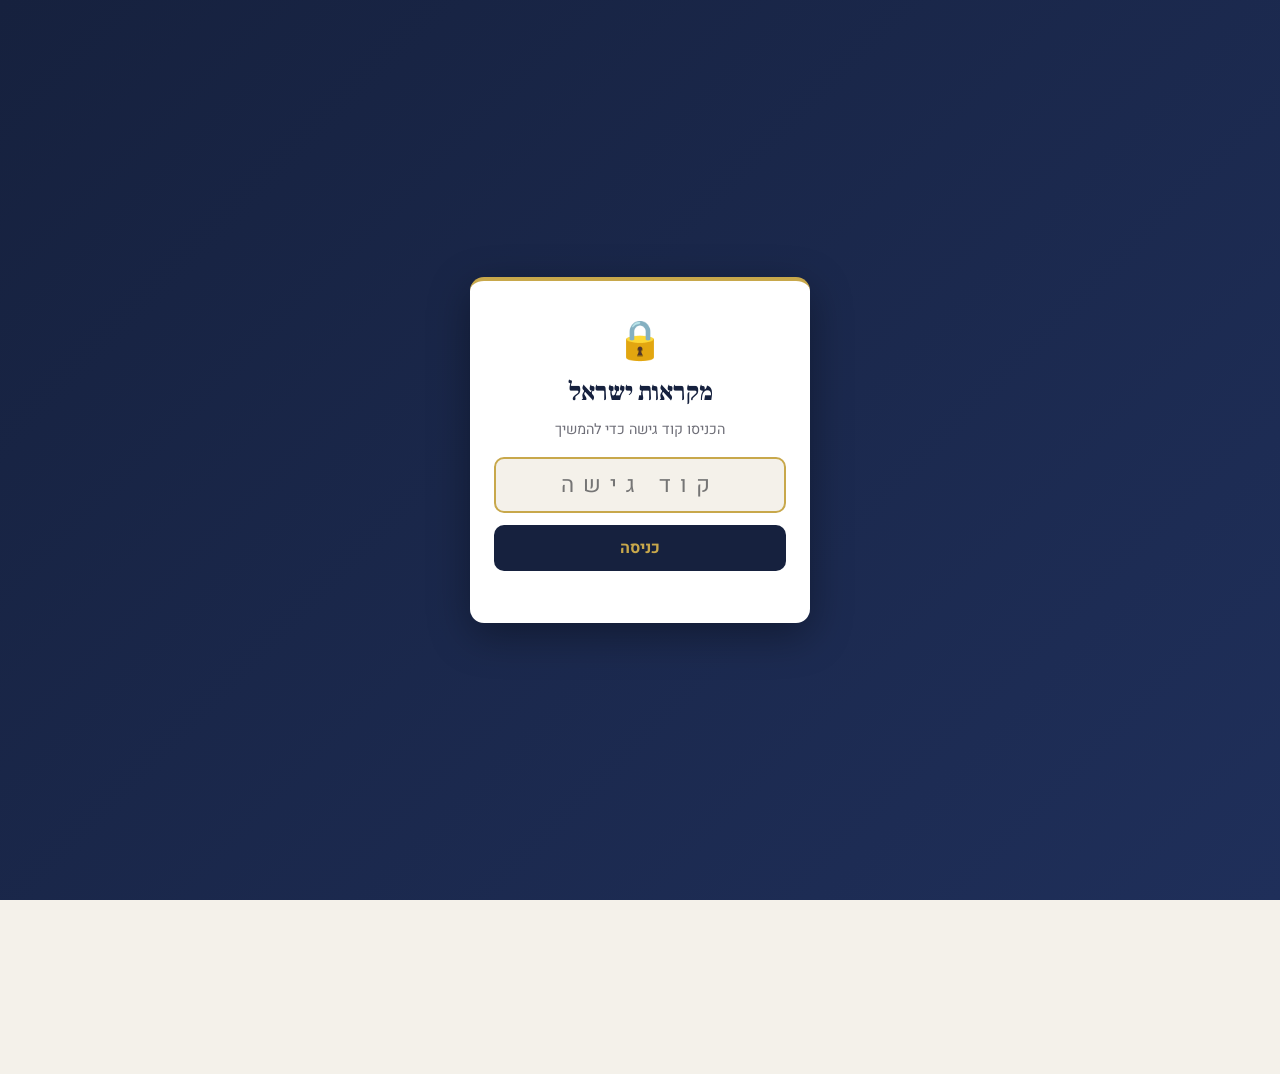
<file: index.html>
<!DOCTYPE html>
<html lang="he" dir="rtl">
<head>
<meta charset="UTF-8">
<meta name="viewport" content="width=device-width, initial-scale=1.0">
<title>מקראות ישראל – בחינה</title>
<link rel="preconnect" href="https://fonts.googleapis.com">
<link rel="preconnect" href="https://fonts.gstatic.com" crossorigin>
<link href="https://fonts.googleapis.com/css2?family=Frank+Ruhl+Libre:wght@400;500;700;900&family=Heebo:wght@300;400;500;600;700;800&display=swap" rel="stylesheet">
<link rel="stylesheet" href="css/style.css">
</head>
<body class="locked">
<div id="gate">
  <form id="gate-form" autocomplete="off">
    <div class="gate-icon">🔒</div>
    <h2>מקראות ישראל</h2>
    <p>הכניסו קוד גישה כדי להמשיך</p>
    <input id="gate-input" type="password" inputmode="numeric" placeholder="קוד גישה" aria-label="קוד גישה">
    <button type="submit">כניסה</button>
    <div id="gate-err" role="alert"></div>
  </form>
</div>
<header>
  <h1>מקראות ישראל – בחינה</h1>
  <p>בנק שאלות אינטראקטיבי לקצונה · בה"ד 1</p>
  <div class="top-links"><a class="top-link" href="summaries.html">📚 סיכומים</a></div>
</header>

<div id="chapter-bar">
  <div class="bar-group">
    <span class="bar-label">מקור:</span>
    <button class="ch-btn bt-btn active" data-batch="all">הכל</button>
    <button class="ch-btn bt-btn" data-batch="r0">שאלות רף 0</button>
    <button class="ch-btn bt-btn" data-batch="prep">הכנה</button>
  </div>
  <div class="bar-group">
    <span class="bar-label">נושא:</span>
    <button class="ch-btn active" data-chapter="all">הכל</button>
    <button class="ch-btn" data-chapter="m16">נשק M16</button>
    <button class="ch-btn" data-chapter="map">מפה</button>
    <button class="ch-btn" data-chapter="hymn">המנון</button>
    <button class="ch-btn" data-chapter="aid">עזרה ראשונה</button>
    <button class="ch-btn" data-chapter="comm">קשר</button>
    <button class="ch-btn" data-chapter="debrief">תחקיר</button>
  </div>
  <div class="bar-group">
    <span class="bar-label">מקראות:</span>
    <button class="ch-btn" data-chapter="mk_all">כל מקראות</button>
    <button class="ch-btn" data-chapter="mk1">שערים 1–3</button>
    <button class="ch-btn" data-chapter="mk4">שערים 4–5</button>
    <button class="ch-btn" data-chapter="mk6">שערים 6–7</button>
  </div>
</div>

<div id="stats-bar">
  <div class="stat">סה"כ <span id="stat-total" class="stat-num">0</span></div>
  <div class="stat">ענית <span id="stat-answered" class="stat-num">0</span></div>
  <div class="stat">נכון <span id="stat-correct" class="stat-num green">0</span></div>
  <div class="stat">שגוי <span id="stat-wrong" class="stat-num red">0</span></div>
</div>

<main>
  <div id="progress-wrap">
    <div id="progress-bar-bg"><div id="progress-bar-fill"></div></div>
    <div id="progress-label">0 / 0</div>
  </div>
  <div id="empty-note">אין שאלות בשילוב הזה של מקור ונושא – נסו "הכל" או נושא אחר.</div>
  <div id="q-card">
    <div id="q-header">
      <span id="q-counter">שאלה 1</span>
      <span id="q-chapter-label">מקראות 1–3</span>
    </div>
    <div id="q-text">טוענת נתונים...</div>
    <div id="q-hint"></div>
    <div id="options-list"></div>
    <div id="feedback-box"></div>
    <div id="nav-row">
      <button class="nav-btn" id="btn-prev">→ הקודמת</button>
      <button class="nav-btn" id="btn-next">הבאה ←</button>
    </div>
  </div>
  <button id="btn-skip">דלג לשאלה שטרם ענית</button>
  <div id="result-screen">
    <div id="result-emoji"></div>
    <div id="result-title">סיימת!</div>
    <div id="result-score"></div>
    <div id="result-detail"></div>
    <button class="res-btn" id="btn-restart">התחל מחדש</button>
    <button class="res-btn" id="btn-retry">תרגל שגיאות</button>
  </div>
</main>

<script src="js/gate.js"></script>
<script src="js/topics.js"></script>
<script src="js/questions.js"></script>
<script src="js/app.js"></script>
</body>
</html>
</file>
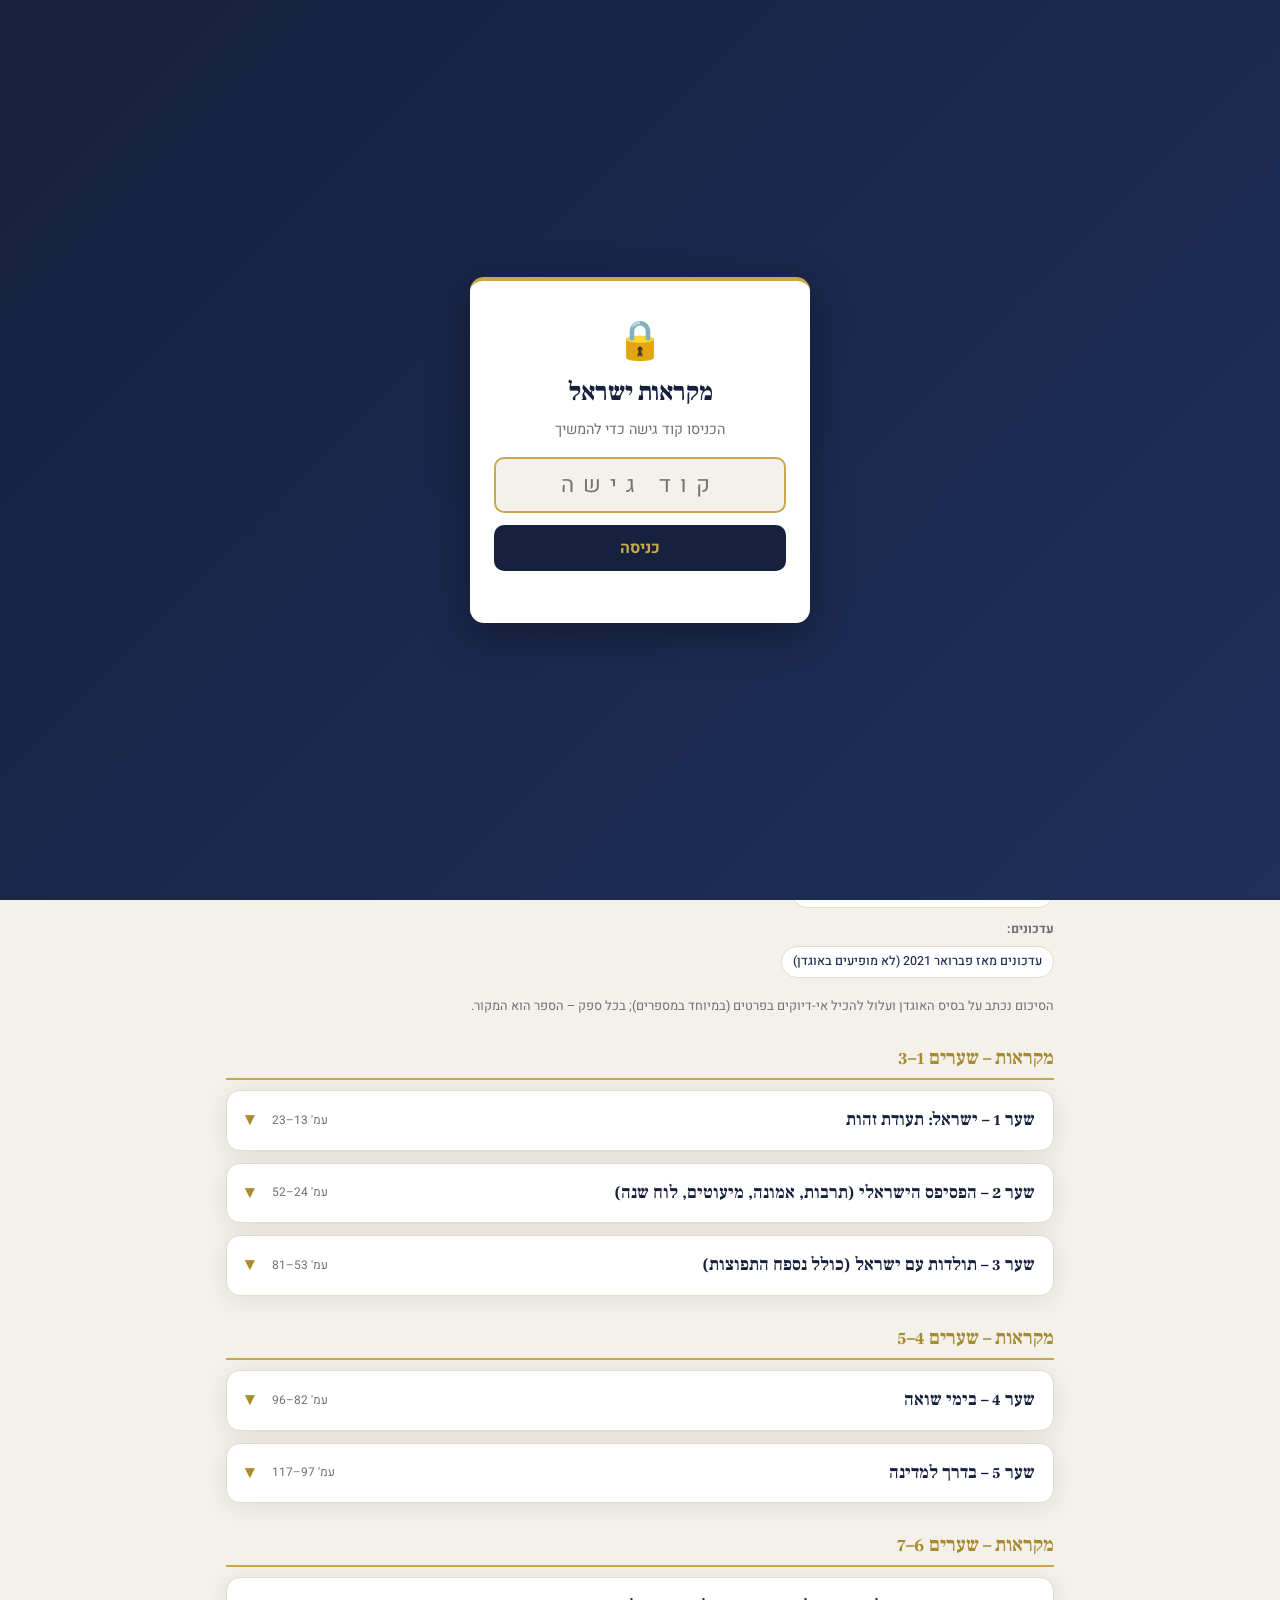
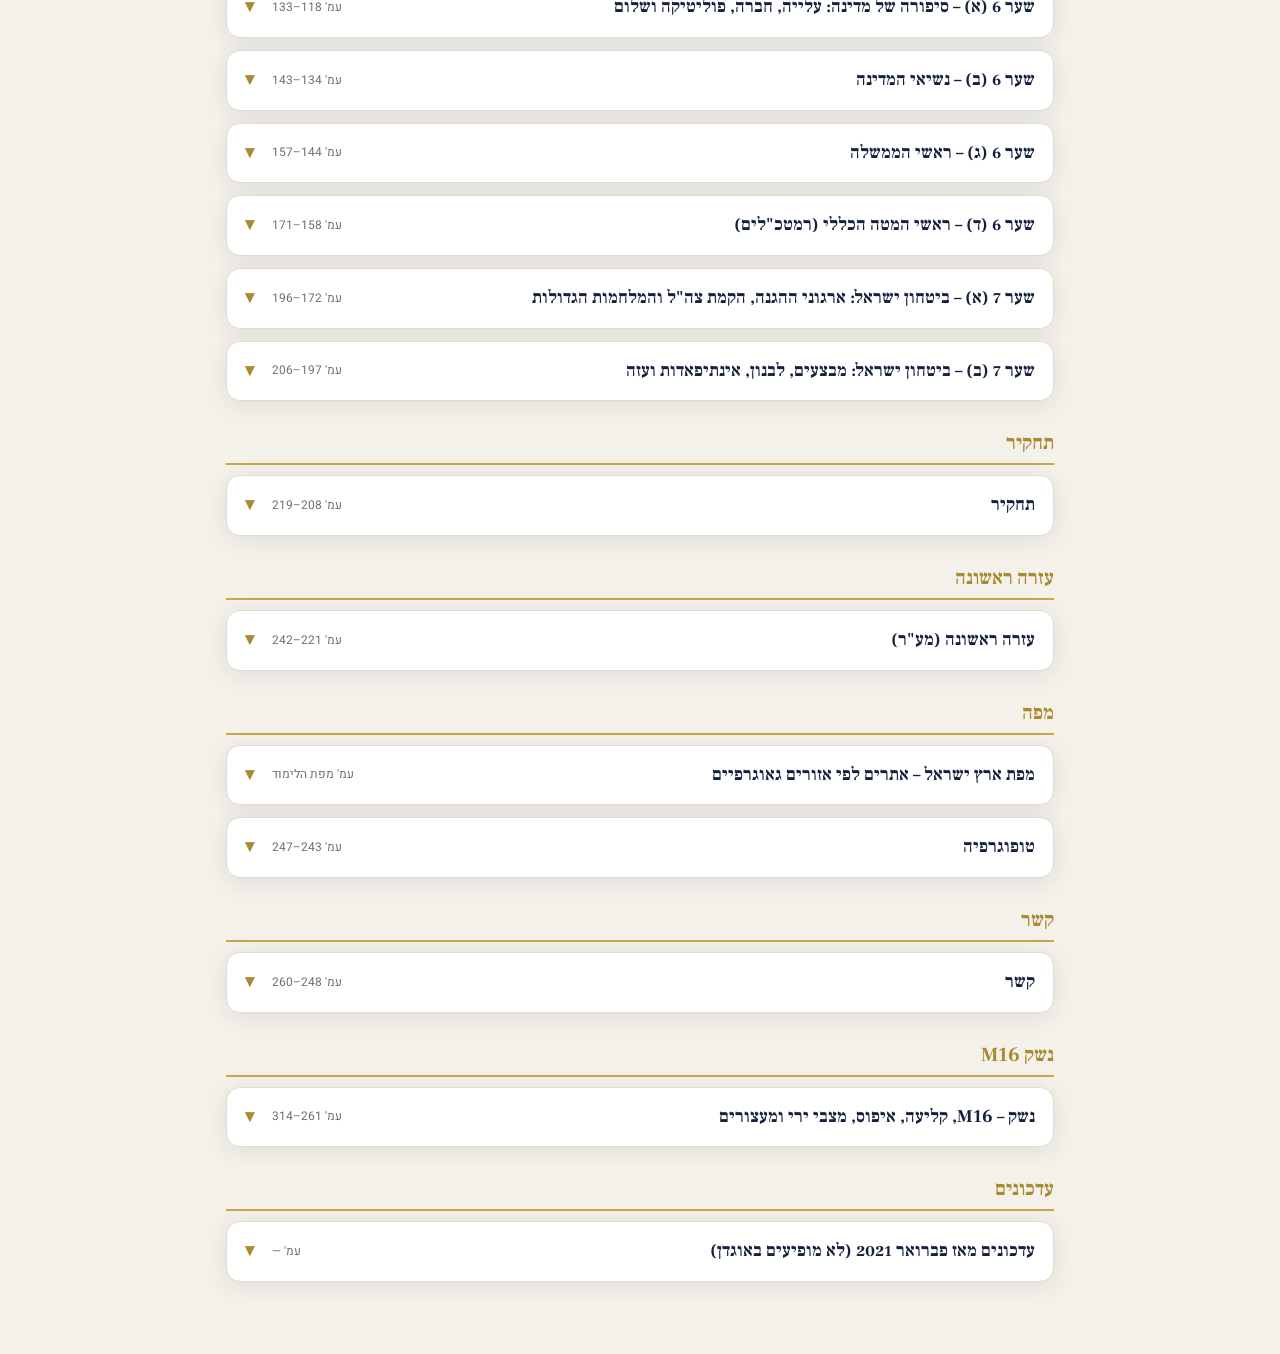
<file: summaries.html>
<!DOCTYPE html>
<html lang="he" dir="rtl">
<head>
<meta charset="UTF-8">
<meta name="viewport" content="width=device-width, initial-scale=1.0">
<title>מקראות ישראל – סיכומים</title>
<link rel="preconnect" href="https://fonts.googleapis.com">
<link rel="preconnect" href="https://fonts.gstatic.com" crossorigin>
<link href="https://fonts.googleapis.com/css2?family=Frank+Ruhl+Libre:wght@400;500;700;900&family=Heebo:wght@300;400;500;600;700;800&display=swap" rel="stylesheet">
<link rel="stylesheet" href="css/style.css">
</head>
<body class="locked">
<div id="gate">
  <form id="gate-form" autocomplete="off">
    <div class="gate-icon">🔒</div>
    <h2>מקראות ישראל</h2>
    <p>הכניסו קוד גישה כדי להמשיך</p>
    <input id="gate-input" type="password" inputmode="numeric" placeholder="קוד גישה" aria-label="קוד גישה">
    <button type="submit">כניסה</button>
    <div id="gate-err" role="alert"></div>
  </form>
</div>
<header>
  <h1>סיכומים</h1>
  <p>סיכום האוגדן לפי פרקים · תאריכים, אישים ומה שנשאל</p>
  <div class="top-links"><a class="top-link" href="index.html">← חזרה לשאלון</a></div>
</header>

<div id="sum-wrap">
  <div id="sum-tools">
    <input id="sum-search" type="search" placeholder="חיפוש בסיכומים (שם, תאריך, מושג)…" aria-label="חיפוש">
    <button class="sum-btn" id="sum-open">פתח הכל</button>
    <button class="sum-btn" id="sum-close">סגור הכל</button>
  </div>
  <div id="sum-index"></div>
  <p id="sum-note">הסיכום נכתב על בסיס האוגדן ועלול להכיל אי-דיוקים בפרטים (במיוחד במספרים); בכל ספק – הספר הוא המקור.</p>
  <div id="sum-list"></div>
</div>

<script src="js/gate.js"></script>
<script src="js/summaries.js"></script>
<script src="js/summaries-page.js"></script>
</body>
</html>
</file>
<file: css/style.css>
:root{
  --navy:#16213e;--navy-2:#1f2f5a;--navy-3:#2a3f77;
  --gold:#c8a84b;--gold-lt:#f0e2b6;--gold-dk:#a88a30;
  --bg:#f4f1ea;--white:#fff;
  --green:#2d6a4f;--green-bg:#e8f5ed;
  --red:#a22a3c;--red-bg:#fbeaec;
  --text:#1c1c24;--muted:#6f6f78;--border:#e2dccd;
  --radius:14px;
  --shadow:0 4px 24px rgba(22,33,62,.09);
}
*{box-sizing:border-box;margin:0;padding:0}
html{scroll-behavior:smooth}
body{
  font-family:'Heebo',system-ui,sans-serif;color:var(--text);min-height:100vh;
  font-size:16px;line-height:1.6;
  background:
    radial-gradient(circle at 15% 0%,rgba(200,168,75,.12),transparent 40%),
    radial-gradient(circle at 90% 30%,rgba(31,47,90,.07),transparent 45%),
    var(--bg);
  background-attachment:fixed;
}
button{font-family:inherit}

/* ===== header ===== */
header{
  background:linear-gradient(135deg,var(--navy) 0%,var(--navy-2) 100%);
  padding:30px 20px 24px;text-align:center;position:relative;
  border-bottom:3px solid var(--gold);
}
header::after{
  content:"";position:absolute;inset:auto 0 -3px 0;height:3px;
  background:linear-gradient(90deg,transparent,var(--gold-lt),transparent);
}
header h1{
  font-family:'Frank Ruhl Libre',serif;font-weight:900;letter-spacing:.5px;
  font-size:clamp(1.7rem,5.5vw,2.5rem);color:var(--gold);
  text-shadow:0 2px 12px rgba(0,0,0,.3);
}
header p{color:#a9bbdc;font-size:.9rem;margin-top:4px;font-weight:300}

/* ===== chapter bar ===== */
#chapter-bar{
  display:flex;flex-direction:column;align-items:center;gap:9px;padding:12px 16px;
  background:rgba(255,255,255,.88);backdrop-filter:blur(10px);
  border-bottom:1px solid var(--border);position:relative;
  box-shadow:0 2px 14px rgba(0,0,0,.06);
}
.bar-group{display:flex;align-items:center;flex-wrap:wrap;gap:6px;justify-content:center}
.bar-label{font-size:.74rem;color:var(--muted);font-weight:700;white-space:nowrap;padding-left:4px}
.ch-btn{
  font-size:.8rem;font-weight:500;padding:6px 15px;border-radius:999px;
  border:1.5px solid var(--navy-3);background:transparent;color:var(--navy);cursor:pointer;
  transition:all .18s ease;
}
.ch-btn:hover{background:rgba(22,33,62,.08);transform:translateY(-1px)}
.ch-btn.active{background:var(--navy);color:var(--gold);border-color:var(--navy);box-shadow:0 3px 10px rgba(22,33,62,.25)}

/* ===== stats ===== */
#stats-bar{
  display:flex;justify-content:center;gap:12px;padding:14px 16px 0;
  max-width:760px;margin:0 auto;flex-wrap:wrap;
}
.stat{
  flex:1;min-width:76px;text-align:center;background:var(--white);border:1px solid var(--border);
  border-radius:12px;padding:8px 10px;font-size:.74rem;color:var(--muted);
  box-shadow:0 1px 4px rgba(0,0,0,.04);
}
.stat-num{display:block;font-weight:700;font-size:1.3rem;line-height:1.2;color:var(--text)}
.stat-num.green{color:var(--green)}.stat-num.red{color:var(--red)}

/* ===== main ===== */
main{max-width:760px;margin:0 auto;padding:18px 14px 70px}
#progress-wrap{display:flex;align-items:center;gap:12px;margin-bottom:16px}
#progress-bar-bg{flex:1;height:8px;background:var(--border);border-radius:99px;overflow:hidden}
#progress-bar-fill{
  height:100%;width:0;border-radius:99px;
  background:linear-gradient(90deg,var(--gold-dk),var(--gold),var(--gold-lt));
  transition:width .4s cubic-bezier(.4,0,.2,1);
}
#progress-label{font-size:.78rem;color:var(--muted);white-space:nowrap;font-weight:500}

/* ===== question card ===== */
#q-card{
  background:var(--white);border-radius:var(--radius);box-shadow:var(--shadow);
  overflow:hidden;border:1px solid var(--border);
}
#q-card{transition:opacity .24s ease}
#q-card.fade-out{opacity:0}
#q-header{
  background:linear-gradient(135deg,var(--navy),var(--navy-2));
  padding:13px 20px;display:flex;justify-content:space-between;align-items:center;
}
#q-counter{font-size:.8rem;color:#a9bbdc;font-weight:400}
#q-chapter-label{
  font-size:.74rem;color:var(--navy);background:var(--gold);padding:3px 12px;
  border-radius:99px;font-weight:700;
}
#q-text{
  font-family:'Frank Ruhl Libre',serif;font-size:1.3rem;font-weight:500;line-height:1.7;
  padding:26px 22px 20px;color:var(--navy);
}
#options-list{padding:4px 18px 16px;display:flex;flex-direction:column;gap:10px}
.opt-btn{
  display:flex;align-items:center;gap:12px;width:100%;text-align:right;
  background:var(--bg);border:2px solid var(--border);border-radius:11px;
  padding:12px 14px;cursor:pointer;font-size:1rem;line-height:1.5;color:var(--text);
  transition:border-color .35s ease,background-color .35s ease,transform .2s ease,box-shadow .2s ease,opacity .35s ease;
}
.opt-btn:hover:not(:disabled){
  border-color:var(--navy-3);background:var(--white);transform:translateX(-3px);
  box-shadow:0 3px 12px rgba(22,33,62,.1);
}
.opt-btn:focus-visible,.nav-btn:focus-visible,.ch-btn:focus-visible{outline:3px solid var(--gold);outline-offset:2px}
.opt-letter{
  display:inline-flex;align-items:center;justify-content:center;min-width:30px;height:30px;
  border-radius:50%;background:var(--white);border:2px solid var(--border);
  color:var(--navy);font-weight:700;font-size:.85rem;flex-shrink:0;transition:background-color .35s ease,color .35s ease,border-color .35s ease;
}
.opt-btn:hover:not(:disabled) .opt-letter{background:var(--navy);color:var(--gold);border-color:var(--navy)}
.opt-btn.correct,.opt-btn.wrong,.opt-btn.selected,.opt-btn:disabled{transition:none}
.opt-btn.correct{background:var(--green-bg);border-color:var(--green)}
.opt-btn.correct .opt-letter{background:var(--green);color:#fff;border-color:var(--green)}
.opt-btn.wrong{background:var(--red-bg);border-color:var(--red)}
.opt-btn.wrong .opt-letter{background:var(--red);color:#fff;border-color:var(--red)}
.opt-btn:disabled{cursor:default}
@keyframes shake{25%{transform:translateX(5px)}50%{transform:translateX(-5px)}75%{transform:translateX(3px)}}

/* ===== feedback ===== */
#feedback-box{display:none;margin:0 18px 16px;padding:14px 16px;border-radius:11px;font-size:.93rem;line-height:1.7}
#feedback-box.show{display:block}
@keyframes fadeUp{from{opacity:0;transform:translateY(4px)}to{opacity:1;transform:none}}
#feedback-box.correct-fb{background:var(--green-bg);border-right:5px solid var(--green);color:#173d29}
#feedback-box.wrong-fb{background:var(--red-bg);border-right:5px solid var(--red);color:#4a1020}
#feedback-verdict{font-weight:700;font-size:1.02rem;margin-bottom:3px}

/* ===== nav ===== */
#nav-row{display:flex;justify-content:space-between;align-items:center;padding:4px 18px 20px;gap:10px}
.nav-btn{
  font-size:.95rem;font-weight:600;padding:11px 24px;border-radius:10px;border:none;
  cursor:pointer;transition:all .15s;
}
.nav-btn:disabled{opacity:.3;cursor:default}
#btn-prev{background:var(--border);color:var(--navy)}
#btn-prev:not(:disabled):hover{background:#d3ccba}
#btn-next{background:var(--navy);color:var(--white);box-shadow:0 3px 10px rgba(22,33,62,.25)}
#btn-next:not(:disabled):hover{background:var(--navy-3);transform:translateY(-1px)}
#btn-next{transition:background-color .4s ease,color .4s ease,box-shadow .2s ease,transform .2s ease,opacity .2s}
#btn-next.ready{background:var(--gold);color:var(--navy)}
#btn-next.ready:hover{background:var(--gold-dk);color:#fff}
#btn-skip{
  font-size:.82rem;background:none;border:1.5px dashed var(--border);color:var(--muted);
  padding:7px 16px;border-radius:8px;cursor:pointer;display:block;margin:16px auto 0;transition:all .15s;
}
#btn-skip:hover{border-color:var(--navy);color:var(--navy)}

/* ===== results ===== */
#result-screen{
  display:none;background:var(--white);border-radius:var(--radius);box-shadow:var(--shadow);
  border:1px solid var(--border);padding:38px 24px;text-align:center;
}
#result-screen.show{display:block;animation:fadeUp .4s ease}
#result-emoji{font-size:3.6rem;margin-bottom:8px}
#result-title{font-family:'Frank Ruhl Libre',serif;font-size:1.9rem;font-weight:900;color:var(--navy);margin-bottom:4px}
#result-score{font-size:3.4rem;font-weight:800;color:var(--gold);margin:6px 0}
#result-detail{color:var(--muted);font-size:.92rem;margin-bottom:22px}
.res-btn{font-size:.95rem;font-weight:600;padding:12px 28px;border-radius:10px;border:none;cursor:pointer;margin:4px;transition:all .15s}
#btn-restart{background:var(--navy);color:var(--white)}
#btn-restart:hover{background:var(--navy-3);transform:translateY(-1px)}
#btn-retry{background:var(--red);color:var(--white);display:none}
#btn-retry.show{display:inline-block}
#btn-retry:hover{background:#7d1f2e;transform:translateY(-1px)}

@media(max-width:480px){
  #q-text{font-size:1.12rem;padding:18px 16px 14px}
  .opt-btn{font-size:.93rem;padding:10px 11px}
  .nav-btn{padding:10px 16px}
  .stat{min-width:64px}
}
@media(prefers-reduced-motion:reduce){*{animation:none!important;transition:none!important}}

#q-hint{padding:0 22px 6px;font-size:.85rem;color:var(--gold-dk);font-weight:600}
#q-hint:empty{display:none}
.opt-btn.selected{border-color:var(--navy);background:var(--white);box-shadow:0 0 0 2px rgba(22,33,62,.15)}
.opt-btn.selected .opt-letter{background:var(--navy);color:var(--gold);border-color:var(--navy)}
.order-ans{margin:6px 22px 0 0;padding-right:4px}.order-ans li{margin:3px 0}

/* ===== access gate ===== */
body.locked{overflow:hidden}
body.locked>header,body.locked>#chapter-bar,body.locked>#stats-bar,body.locked>main{visibility:hidden}
#gate{
  position:fixed;inset:0;z-index:1000;display:flex;align-items:center;justify-content:center;padding:20px;
  background:linear-gradient(135deg,var(--navy),var(--navy-2));
}
#gate-form{
  width:100%;max-width:340px;background:var(--white);border-radius:var(--radius);padding:30px 24px 24px;
  text-align:center;box-shadow:0 12px 40px rgba(0,0,0,.35);border-top:4px solid var(--gold);
}
#gate.shake #gate-form{animation:shake .35s}
.gate-icon{font-size:2.4rem}
#gate-form h2{font-family:'Frank Ruhl Libre',serif;font-weight:900;color:var(--navy);font-size:1.6rem}
#gate-form p{color:var(--muted);font-size:.9rem;margin:4px 0 16px}
#gate-input{
  width:100%;font-size:1.4rem;text-align:center;letter-spacing:.4em;padding:10px;border-radius:10px;
  border:2px solid var(--border);background:var(--bg);color:var(--navy);font-family:inherit;
}
#gate-input:focus{outline:none;border-color:var(--gold)}
#gate-form button{
  width:100%;margin-top:12px;padding:11px;border:none;border-radius:10px;cursor:pointer;
  background:var(--navy);color:var(--gold);font-size:1rem;font-weight:700;font-family:inherit;transition:background .15s;
}
#gate-form button:hover{background:var(--navy-3)}
#gate-err{color:var(--red);font-size:.85rem;min-height:1.3em;margin-top:10px;font-weight:600}
.opt-btn:disabled .opt-letter,.opt-btn.selected .opt-letter{transition:none}

/* ===== סיכומים ===== */
.top-links{display:flex;justify-content:center;gap:10px;margin-top:12px;flex-wrap:wrap}
.top-link{display:inline-block;padding:7px 18px;border-radius:99px;border:1.5px solid var(--gold);color:var(--gold);text-decoration:none;font-weight:600;font-size:.88rem;transition:background .15s,color .15s}
.top-link:hover{background:var(--gold);color:var(--navy)}
#sum-wrap{max-width:860px;margin:0 auto;padding:18px 16px 60px}
#sum-tools{display:flex;gap:8px;flex-wrap:wrap;align-items:center;margin-bottom:14px}
#sum-search{flex:1;min-width:180px;padding:10px 14px;border:1.5px solid var(--border);border-radius:10px;font:inherit;background:var(--white)}
#sum-search:focus{outline:none;border-color:var(--gold)}
.sum-btn{padding:9px 14px;border:1.5px solid var(--border);border-radius:10px;background:var(--white);font:inherit;font-size:.85rem;cursor:pointer;color:var(--navy);font-weight:600}
.sum-btn:hover{border-color:var(--gold)}
#sum-index{display:flex;flex-wrap:wrap;gap:6px;margin-bottom:18px}
#sum-index a{padding:5px 11px;border-radius:99px;background:var(--white);border:1px solid var(--border);color:var(--navy-2);text-decoration:none;font-size:.78rem;font-weight:500}
#sum-index a:hover{border-color:var(--gold);background:var(--gold-lt)}
#sum-note{font-size:.8rem;color:var(--muted);margin-bottom:16px}
details.chap{background:var(--white);border:1px solid var(--border);border-radius:var(--radius);box-shadow:var(--shadow);margin-bottom:12px;overflow:hidden}
details.chap>summary{cursor:pointer;list-style:none;padding:15px 18px;font-family:'Frank Ruhl Libre',serif;font-weight:700;font-size:1.12rem;color:var(--navy);display:flex;justify-content:space-between;gap:10px;align-items:center}
details.chap>summary::-webkit-details-marker{display:none}
details.chap>summary::after{content:"▾";color:var(--gold-dk);transition:transform .2s}
details.chap[open]>summary::after{transform:rotate(180deg)}
details.chap[open]>summary{border-bottom:2px solid var(--gold-lt)}
.pg{font-family:'Heebo',sans-serif;font-weight:400;font-size:.75rem;color:var(--muted);margin-inline-start:auto;padding-inline-end:8px}
.chap-body{padding:6px 18px 18px}
.chap-body h3{font-family:'Frank Ruhl Libre',serif;color:var(--navy-2);font-size:1rem;margin:18px 0 6px;padding-right:10px;border-right:4px solid var(--gold)}
.chap-body ul{list-style:none}
.chap-body li{padding:7px 0;border-bottom:1px dashed var(--border);font-size:.95rem}
.chap-body li:last-child{border-bottom:none}
.chap-body b{color:var(--navy);background:linear-gradient(transparent 62%,rgba(200,168,75,.32) 62%)}
mark{background:#ffe27a;border-radius:3px;padding:0 2px}
.hidden{display:none!important}

h2.grp{font-family:'Frank Ruhl Libre',serif;color:var(--gold-dk);font-size:1.25rem;margin:26px 0 10px;padding-bottom:4px;border-bottom:2px solid var(--gold)}
.grp-lbl{flex-basis:100%;font-size:.78rem;font-weight:700;color:var(--muted);margin-top:6px}

#empty-note{display:none;text-align:center;padding:40px 16px;color:var(--muted);font-weight:600}
</file>
